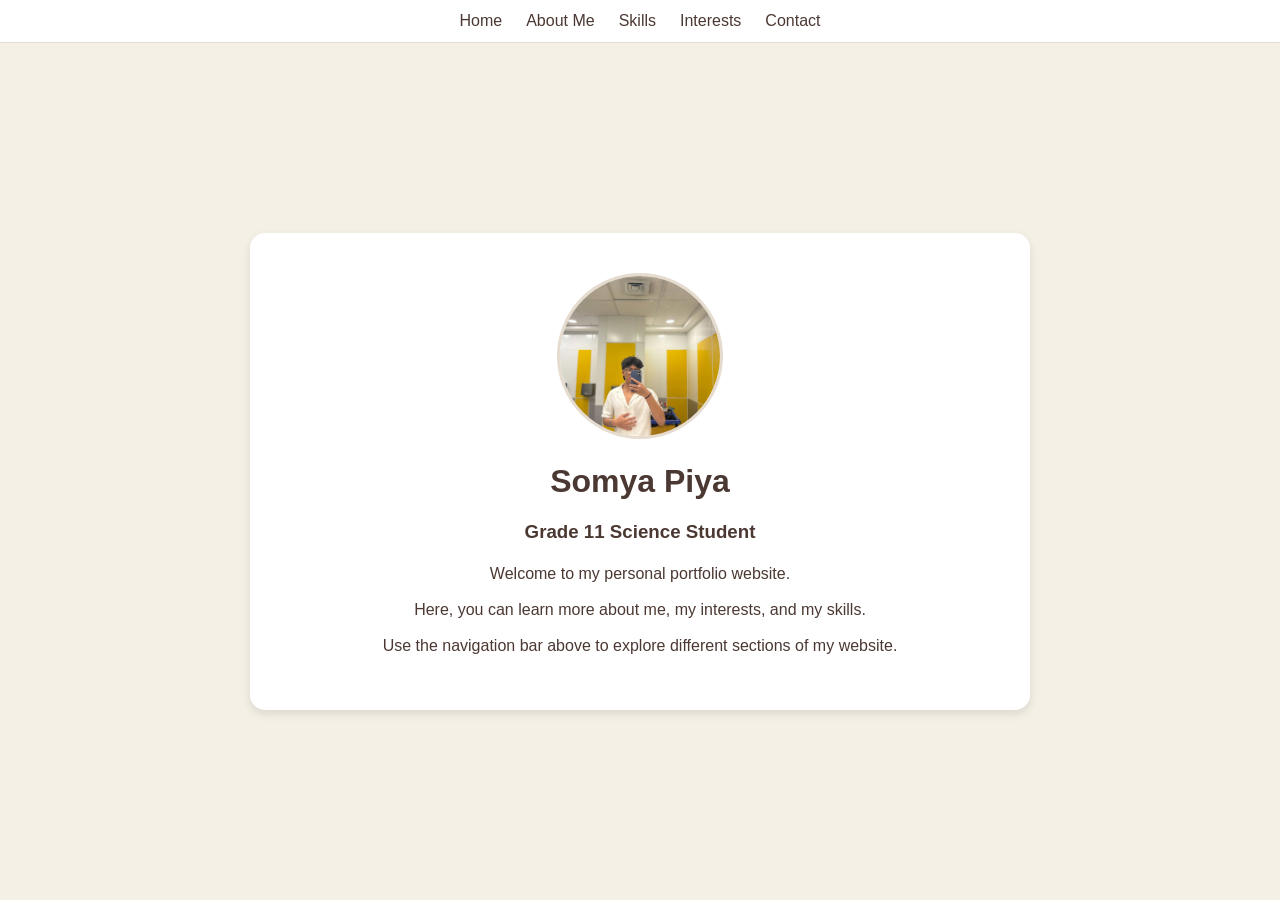
<file: index.html>
<!DOCTYPE html>
<html>
<head>
  <title>Home - Somya Piya</title>
  <link rel="stylesheet" href="nav.css">
  <link rel="stylesheet" href="home.css">
</head>
<body>


<div class="site-nav">
  <ul class="nav-links">
    <li><a href="index.html">Home</a></li>
    <li><a href="AboutMe.html">About Me</a></li>
    <li><a href="Skills.html">Skills</a></li>
    <li><a href="Interests.html">Interests</a></li>
    <li><a href="Contact.html">Contact</a></li>
  </ul>
</div>


<div class="home-main">
  <div class="card">

  
    <div class="photo-box">
      <img src="Homepic.jpg" alt="Your Photo">
    </div>
    <h1>Somya Piya</h1>
    <h3>Grade 11 Science Student</h3>

    <p class="intro">
    Welcome to my personal portfolio website.
    </p>

    <p class="intro">
    Here, you can learn more about me, my interests, and my skills.
    </p>

    <p class="intro">
    Use the navigation bar above to explore different sections of my website.
    </p>
  </div>
</div>

</body>
</html>
</file>
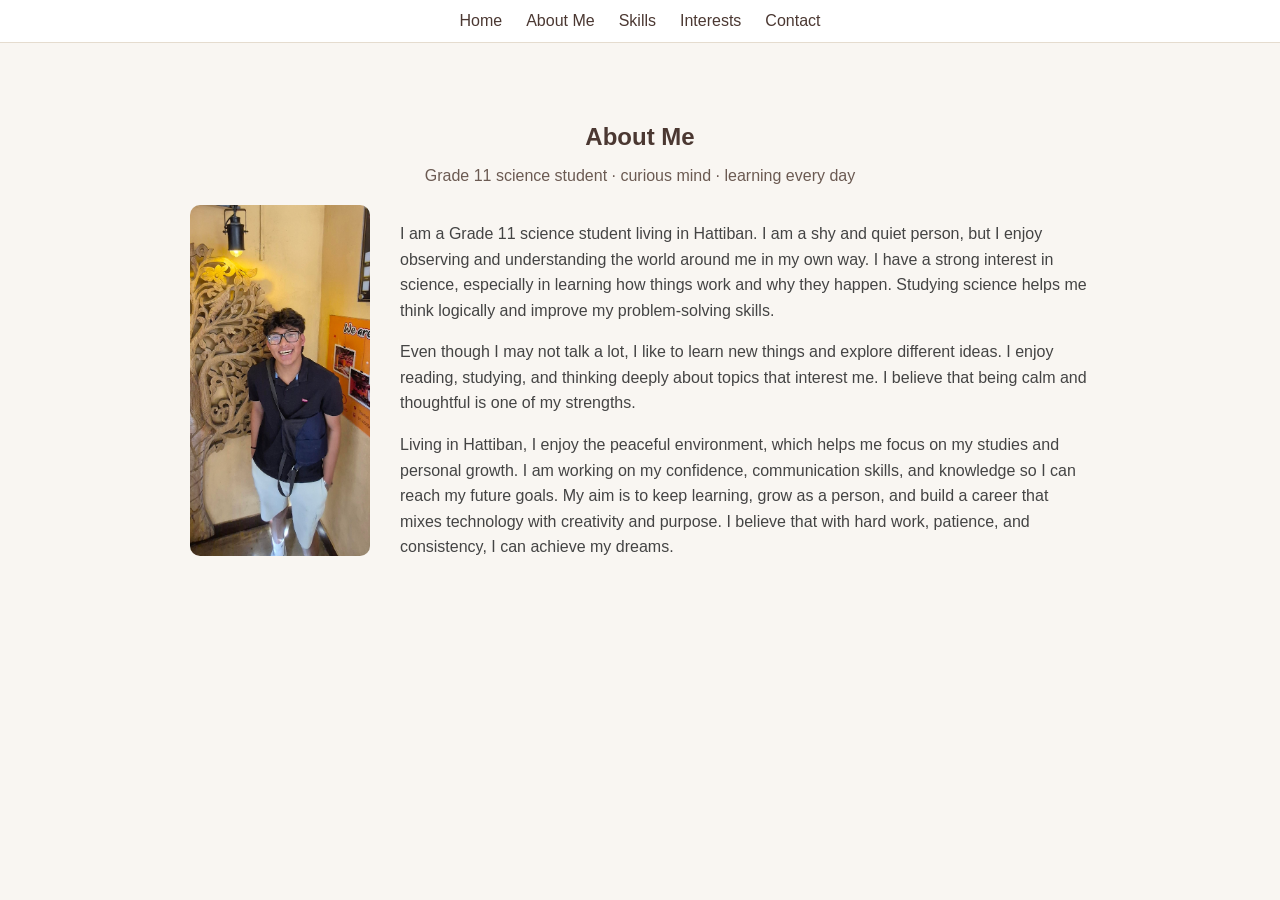
<file: AboutMe.html>
<!DOCTYPE html>
<html lang="en">
<head>
  <meta charset="UTF-8">
  <title>About - Somya Piya</title>
  <link rel="stylesheet" href="nav.css">
  <link rel="stylesheet" href="aboutmee.css">

  <!-- Internal CSS for tagline -->
  <style>
    .about-tagline {
      text-align: center;
      color: #6b5a52;
      font-size: 16px;
      margin-bottom: 20px;
    }
  </style>

</head>
<body class="about-body">

<nav class="site-nav">
  <ul class="nav-links">
    <li><a href="index.html">Home</a></li>
    <li><a href="AboutMe.html">About Me</a></li>
    <li><a href="Skills.html">Skills</a></li>
    <li><a href="Interests.html">Interests</a></li>
    <li><a href="Contact.html">Contact</a></li>
  </ul>
</nav>

<section class="about-section">
  <h1>About Me</h1>
  <p class="about-tagline">Grade 11 science student · curious mind · learning every day</p>

  <div class="about-row">
    <img src="Aboutmeee.png" class="about-photo">

    <div class="about-content">
      <p class="about-lead">
        I am a Grade 11 science student living in Hattiban. I am a shy and quiet person, but I enjoy observing and understanding the world around me in my own way. 
        I have a strong interest in science, especially in learning how things work and why they happen. Studying science helps me think logically and improve my problem-solving skills.
      </p>

      <p>
        Even though I may not talk a lot, I like to learn new things and explore different ideas. I enjoy reading, studying, and thinking deeply about topics that interest me. I believe that being calm and thoughtful is one of my strengths.
      </p>

      <p class="about-text">
        Living in Hattiban, I enjoy the peaceful environment, which helps me focus on my studies and personal growth. I am working on my confidence, communication skills, and knowledge so I can reach my future goals. My aim is to keep learning, grow as a person, and build a career that mixes technology with creativity and purpose. I believe that with hard work, patience, and consistency, I can achieve my dreams.
      </p>
    </div>
  </div>
</section>

</body>
</html>
</file>
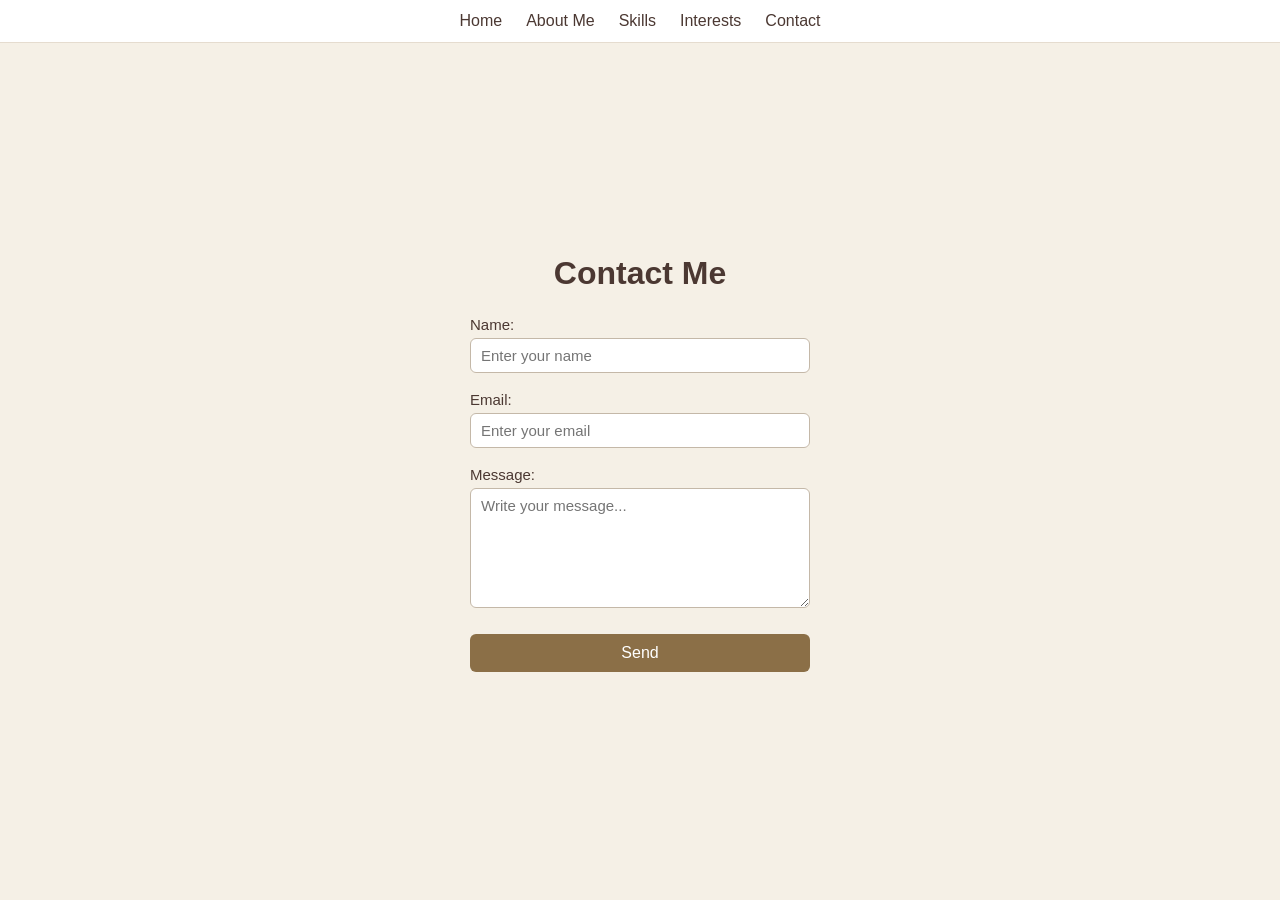
<file: Contact.html>
<!DOCTYPE html>
<html lang="en">
<head>
  <meta charset="UTF-8">
  <title>Contact - Somya Piya</title>
  <link rel="stylesheet" href="nav.css">
  <link rel="stylesheet" href="contact.css">
</head>

<body class="contact-body">

<div class="site-nav">
  <ul class="nav-links">
    <li><a href="index.html">Home</a></li>
    <li><a href="AboutMe.html">About Me</a></li>
    <li><a href="Skills.html">Skills</a></li>
    <li><a href="Interests.html">Interests</a></li>
    <li><a href="Contact.html">Contact</a></li>
  </ul>
</div>

<div class="page contact-page">
  <div class="contact-inner">
    <h1>Contact Me</h1>

    <form class="contact-form">

      <label for="contact-name">Name:</label><br>
      <input 
        id="contact-name" 
        type="text" 
        name="name" 
        placeholder="Enter your name"
        required
        title="Please enter your name"><br><br>

      <label for="contact-email">Email:</label><br>
      <input 
        id="contact-email" 
        type="email" 
        name="email" 
        placeholder="Enter your email"
        required
        title="Please enter a valid email address"><br><br>

      <label for="contact-message">Message:</label><br>
      <textarea 
        id="contact-message" 
        name="message" 
        placeholder="Write your message..."
        required
        title="Message cannot be empty"></textarea><br><br>

      <button type="submit" class="send-btn">Send</button>

    </form>
  </div>
</div>

</body>
</html>
</file>
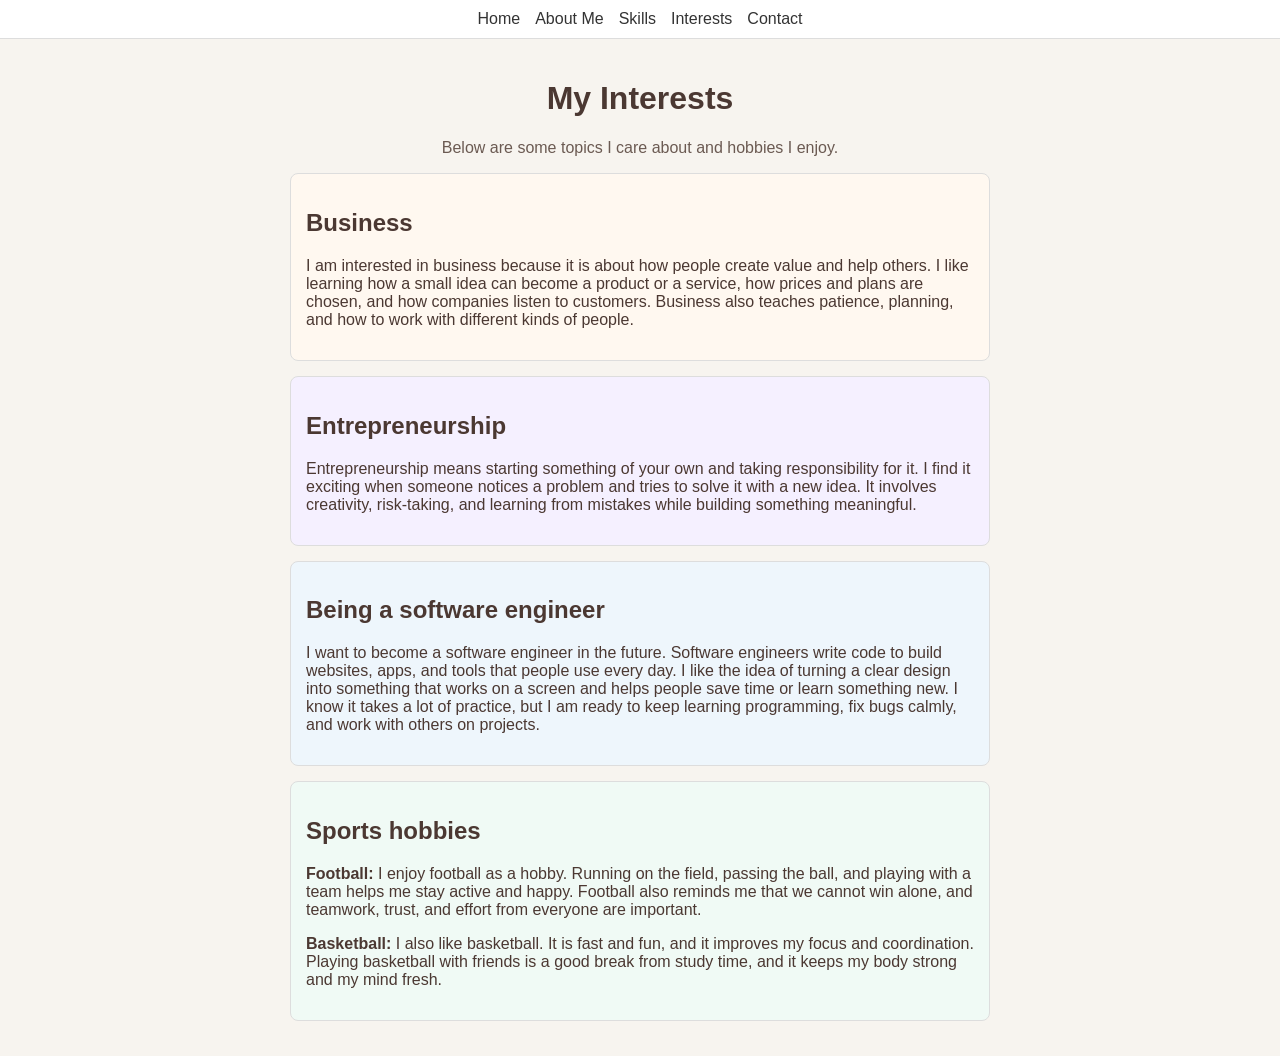
<file: Interests.html>
<!DOCTYPE html>
<html lang="en">
<head>
  <meta charset="UTF-8">
  <title>Interests - Somya Piya</title>
</head>

<body style="background:#f7f4ef; font-family: Arial, sans-serif; margin:0;">

<!-- Navigation -->
<div style="background:#ffffff; padding:10px; border-bottom:1px solid #ddd;">
  <ul style="list-style:none; display:flex; gap:15px; justify-content:center; padding:0; margin:0;">
    <li><a href="index.html" style="text-decoration:none; color:#333;">Home</a></li>
    <li><a href="AboutMe.html" style="text-decoration:none; color:#333;">About Me</a></li>
    <li><a href="Skills.html" style="text-decoration:none; color:#333;">Skills</a></li>
    <li><a href="Interests.html" style="text-decoration:none; color:#333;">Interests</a></li>
    <li><a href="Contact.html" style="text-decoration:none; color:#333;">Contact</a></li>
  </ul>
</div>

<!-- Page Content -->
<div style="max-width:700px; margin:auto; padding:20px;">

  <h1 style="text-align:center; color:#4b3832;">My Interests</h1>

  <p style="text-align:center; color:#6b5a52;">
    Below are some topics I care about and hobbies I enjoy.
  </p>

  <!-- Business -->
  <div style="background:#fff8f0; padding:15px; margin-bottom:15px; border:1px solid #ddd; border-radius:8px;">
    <h2 style="color:#4b3832;">Business</h2>
    <p style="color:#4b3832;">
      I am interested in business because it is about how people create value and help others. 
      I like learning how a small idea can become a product or a service, how prices and plans are chosen, 
      and how companies listen to customers. Business also teaches patience, planning, and how to work 
      with different kinds of people.
    </p>
  </div>

  <!-- Entrepreneurship -->
  <div style="background:#f5f0ff; padding:15px; margin-bottom:15px; border:1px solid #ddd; border-radius:8px;">
    <h2 style="color:#4b3832;">Entrepreneurship</h2>
    <p style="color:#4b3832;">
      Entrepreneurship means starting something of your own and taking responsibility for it. 
      I find it exciting when someone notices a problem and tries to solve it with a new idea. 
      It involves creativity, risk-taking, and learning from mistakes while building something meaningful.
    </p>
  </div>

  <!-- Software -->
  <div style="background:#eef6fc; padding:15px; margin-bottom:15px; border:1px solid #ddd; border-radius:8px;">
    <h2 style="color:#4b3832;">Being a software engineer</h2>
    <p style="color:#4b3832;">
      I want to become a software engineer in the future. Software engineers write code to build websites, 
      apps, and tools that people use every day. I like the idea of turning a clear design into something 
      that works on a screen and helps people save time or learn something new. I know it takes a lot of 
      practice, but I am ready to keep learning programming, fix bugs calmly, and work with others on projects.
    </p>
  </div>

  <!-- Sports -->
  <div style="background:#f0faf5; padding:15px; margin-bottom:15px; border:1px solid #ddd; border-radius:8px;">
    <h2 style="color:#4b3832;">Sports hobbies</h2>

    <p style="color:#4b3832;">
      <strong>Football:</strong> I enjoy football as a hobby. Running on the field, passing the ball, 
      and playing with a team helps me stay active and happy. Football also reminds me that we cannot win alone, 
      and teamwork, trust, and effort from everyone are important.
    </p>

    <p style="color:#4b3832;">
      <strong>Basketball:</strong> I also like basketball. It is fast and fun, and it improves my focus 
      and coordination. Playing basketball with friends is a good break from study time, and it keeps my body 
      strong and my mind fresh.
    </p>
  </div>

</div>

</body>
</html>
</file>
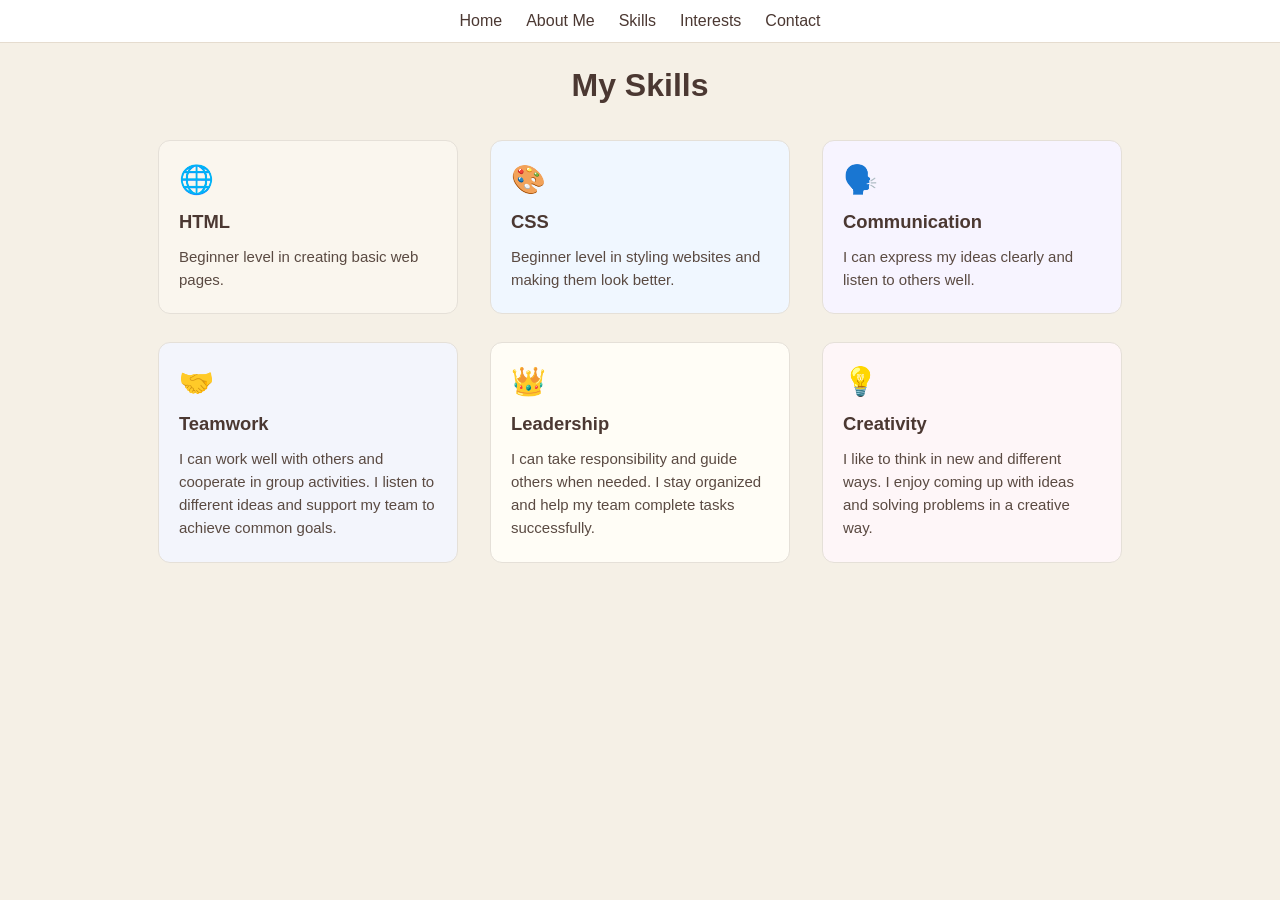
<file: Skills.html>
<!DOCTYPE html>
<html>
<head>
  <meta charset="UTF-8">
  <title>Skills - Somya Piya</title>
  <link rel="stylesheet" href="nav.css">
  <link rel="stylesheet" href="skills.css">
</head>
<body>

<div class="site-nav">
  <ul class="nav-links">
    <li><a href="index.html">Home</a></li>
    <li><a href="AboutMe.html">About Me</a></li>
    <li><a href="Skills.html">Skills</a></li>
    <li><a href="Interests.html">Interests</a></li>
    <li><a href="Contact.html">Contact</a></li>
  </ul>
</div>

<div class="page skills-page">
  <h1>My Skills</h1>

  <div class="skills-wrap">

   <div class="skill skill-peach">
  <p class="skill-badge">🌐</p>
  <h2>HTML</h2>
  <p class="skill-text">Beginner level in creating basic web pages.</p>
</div>

<div class="skill skill-blue">
  <p class="skill-badge">🎨</p>
  <h2>CSS</h2>
  <p class="skill-text">Beginner level in styling websites and making them look better.</p>
</div>

<div class="skill skill-purple">
  <p class="skill-badge">🗣️</p>
  <h2>Communication</h2>
  <p class="skill-text">I can express my ideas clearly and listen to others well.</p>
</div>

<div class="skill skill-teal">
  <p class="skill-badge">🤝</p>
  <h2>Teamwork</h2>
  <p class="skill-text">I can work well with others and cooperate in group activities. I listen to different ideas and support my team to achieve common goals.</p>
</div>

<div class="skill skill-yellow">
  <p class="skill-badge">👑</p>
  <h2>Leadership</h2>
  <p class="skill-text">I can take responsibility and guide others when needed. I stay organized and help my team complete tasks successfully.</p>
</div>

<div class="skill skill-pink">
  <p class="skill-badge">💡</p>
  <h2>Creativity</h2>
  <p class="skill-text">I like to think in new and different ways. I enjoy coming up with ideas and solving problems in a creative way.</p>
</div>

  </div>
</div>

</body>
</html>
</file>
<file: nav.css>
body {
  margin: 0;
  font-family: Arial, sans-serif;
  background-color: #f5f0e6;
  color: #4b3832;
}

.page {
  padding: 24px 50px 50px;
}

.page.center {
  text-align: center;
}

.page ul {
  font-size: 18px;
}

.page input,
.page textarea {
  width: 250px;
  padding: 5px;
}

.page textarea {
  height: 100px;
}

.send-btn {
  background-color: #8b6f47;
  color: #fff;
  border: none;
  padding: 8px 15px;
  border-radius: 5px;
}

.site-nav {
  display: flex;
  justify-content: center;
  flex-wrap: wrap;
  padding: 12px 16px;
  background: #fff;
  border-bottom: 1px solid #e5dccf;
}

.nav-links {
  list-style: none;
  margin: 0;
  padding: 0;
  display: flex;
  flex-wrap: wrap;
  justify-content: center;
  gap: 8px 16px;
  align-items: center;
}

.nav-links a {
  text-decoration: none;
  color: #4b3832;
  padding: 6px 4px;
  font-size: 16px;
}

.nav-links a:hover {
  text-decoration: underline;
  color: #8b6f47;
}
</file>
<file: home.css>
/* External CSS */
body {
  min-height: 100vh;
  display: flex;
  flex-direction: column;
}

.home-main {
  flex: 1;
  display: flex;
  justify-content: center;
  align-items: center;
  padding: 24px;
}

.card {
  background: white;
  padding: 40px;
  border-radius: 15px;
  width: 80%;
  max-width: 700px;
  text-align: center;
  box-shadow: 0 4px 10px rgba(0,0,0,0.1);
}

.photo-box {
  margin: 0 auto 24px;
}

.photo-box img {
  width: 160px;
  height: 160px;
  object-fit: cover;
  border-radius: 50%;
  border: 3px solid #e5dccf;
  display: block;
  margin-left: auto;
  margin-right: auto;
}

.intro {
  margin: 12px auto;
  line-height: 1.5;
  max-width: 560px;
}
</file>
<file: aboutmee.css>
body.about-body {
  margin: 0;
  font-family: Arial, sans-serif;
  background: #f9f6f2;
}

.about-section {
  max-width: 900px;
  margin: 40px auto;
  padding: 20px;
}


.about-section h1 {
  text-align: center;
  margin-bottom: 10px;
}

/* .about-tagline {
  text-align: center;
  color: #777;
  font-size: 0.9rem;
  margin-bottom: 25px;
} */

.about-row {
  display: flex;
  gap: 30px;
  align-items: flex-start;
}


.about-photo {
  width: 180px;
  border-radius: 10px;
}


.about-content p {
  color: #444;
  line-height: 1.6;
  margin-bottom: 15px;
}
</file>
<file: contact.css>
/* Contact form centered on the page */

body.contact-body {
  margin: 0;
  min-height: 100vh;
  display: flex;
  flex-direction: column;
  background-color: #f5f0e6;
  color: #4b3832;
  font-family: Arial, sans-serif;
}

.contact-page {
  flex: 1;
  display: flex;
  align-items: center;
  justify-content: center;
  padding: 32px clamp(20px, 5vw, 50px) 48px;
  box-sizing: border-box;
}

.contact-inner {
  width: 100%;
  max-width: 340px;
  text-align: center;
}

.contact-inner h1 {
  margin: 0 0 24px;
}

.contact-form {
  text-align: left;
}

.contact-form label {
  font-size: 15px;
}

.contact-form input,
.contact-form textarea {
  width: 100%;
  max-width: 100%;
  padding: 8px 10px;
  margin-top: 4px;
  box-sizing: border-box;
  border: 1px solid #c4b8a8;
  border-radius: 6px;
  font-family: inherit;
  font-size: 15px;
}

.contact-form textarea {
  min-height: 120px;
  resize: vertical;
}

.contact-form .send-btn {
  display: block;
  width: 100%;
  margin-top: 4px;
  cursor: pointer;
}

.send-btn {
  background-color: #8b6f47;
  color: white;
  border: none;
  padding: 10px 16px;
  border-radius: 6px;
  font-size: 16px;
}

.send-btn:hover {
  background-color: #7a5f3c;
}
</file>
<file: skills.css>
/* Light pastels + comfortable spacing */

.skills-page h1 {
  text-align: center;
  margin: 0 0 36px;
  color: #4b3832;
}

.skills-wrap {
  max-width: 980px;
  margin: 0 auto;
  display: grid;
  grid-template-columns: repeat(3, 1fr);
  gap: 28px 32px;
  padding: 0 8px;
  box-sizing: border-box;
}

.skill {
  padding: 22px 20px;
  border: 1px solid #e5e0d8;
  border-radius: 12px;
  box-sizing: border-box;
  min-width: 0;
}

.skill h2 {
  margin: 0 0 12px 0;
  font-size: 1.15em;
  color: #4b3832;
}

.skill-text {
  margin: 0;
  line-height: 1.55;
  font-size: 15px;
  color: #5a4a42;
}

.skill-badge {
  font-size: 28px;
  line-height: 1.2;
  display: block;
  margin: 0 0 14px 0;
}

/* Softer, lighter card fills */
.skill-peach {
  background-color: #faf6ee;
}

.skill-blue {
  background-color: #f0f7ff;
}

.skill-green {
  background-color: #f4fbf7;
}

.skill-purple {
  background-color: #f7f4ff;
}

.skill-teal {
  background-color: #f3f5fc;
}

.skill-yellow {
  background-color: #fffdf6;
}

.skill-pink {
  background-color: #fef6f8;
}

@media (max-width: 720px) {
  .skills-wrap {
    grid-template-columns: repeat(2, 1fr);
    gap: 22px 20px;
  }
}

@media (max-width: 480px) {
  .skills-wrap {
    grid-template-columns: 1fr;
    gap: 20px;
    max-width: 360px;
  }
}
</file>
